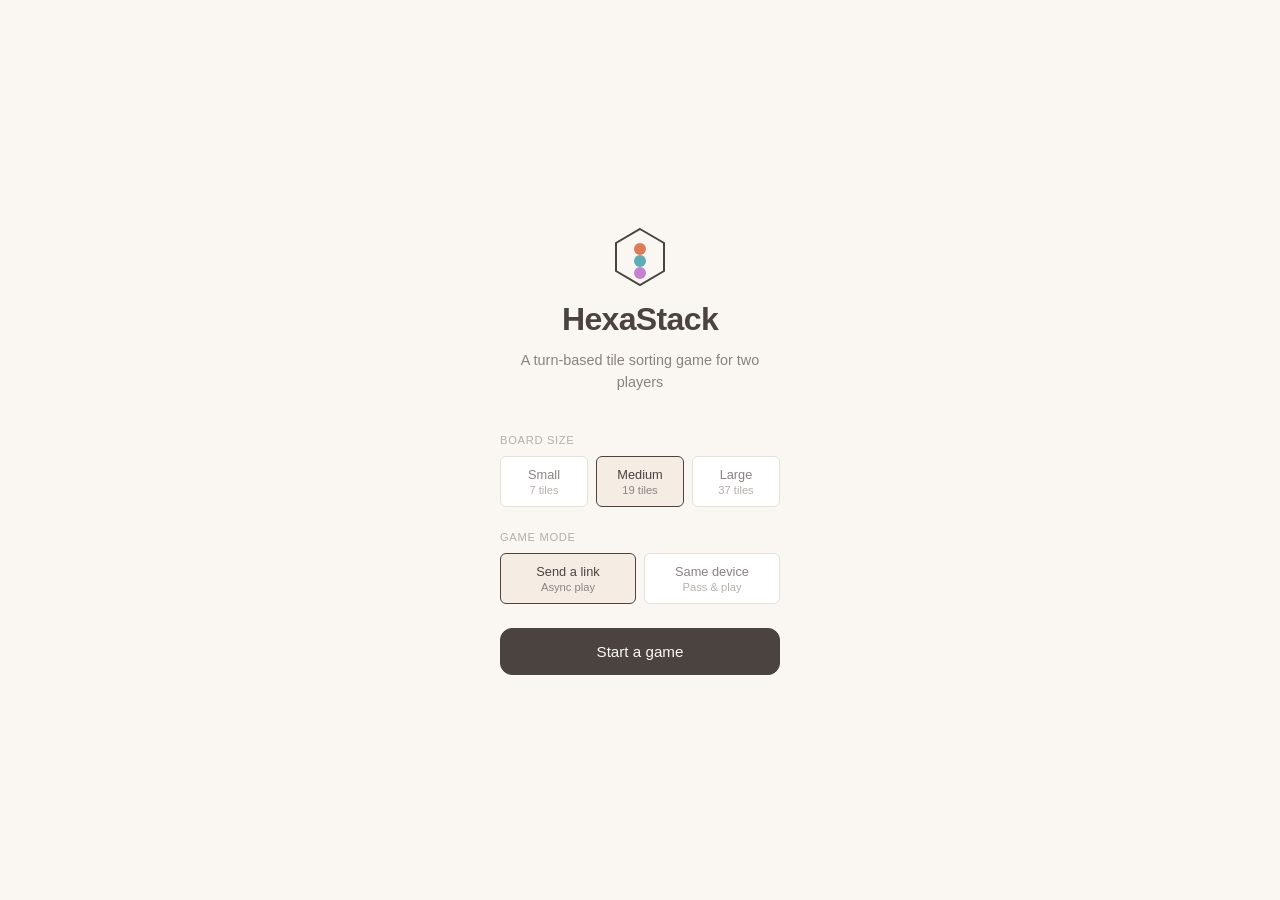
<file: templates/index.html>
<!DOCTYPE html>
<html lang="en">
<head>
    <meta charset="UTF-8">
    <meta name="viewport" content="width=device-width, initial-scale=1.0, maximum-scale=1.0, user-scalable=no">
    <title>HexaStack</title>
    <link rel="stylesheet" href="/static/css/style.css">
</head>
<body>
    <div class="home">
        <div class="home-logo">
            <svg width="64" height="64" viewBox="0 0 64 64" fill="none">
                <polygon points="32,4 56,18 56,46 32,60 8,46 8,18"
                         fill="#FAF6F1" stroke="#4A4340" stroke-width="2"/>
                <circle cx="32" cy="24" r="6" fill="#E07B5A"/>
                <circle cx="32" cy="36" r="6" fill="#5AAFB8"/>
                <circle cx="32" cy="48" r="6" fill="#C482D0"/>
            </svg>
            <h1>HexaStack</h1>
            <p>A turn-based tile sorting game for two players</p>
        </div>

        <div class="home-options">
            <label class="option-label">Board size</label>
            <div class="size-select" id="sizeSelect">
                <button class="size-btn" data-size="small">
                    Small
                    <span>7 tiles</span>
                </button>
                <button class="size-btn active" data-size="medium">
                    Medium
                    <span>19 tiles</span>
                </button>
                <button class="size-btn" data-size="large">
                    Large
                    <span>37 tiles</span>
                </button>
            </div>

            <label class="option-label mt-16">Game mode</label>
            <div class="size-select" id="modeSelect">
                <button class="size-btn active" data-mode="link">
                    Send a link
                    <span>Async play</span>
                </button>
                <button class="size-btn" data-mode="local">
                    Same device
                    <span>Pass & play</span>
                </button>
            </div>

            <button class="btn btn-primary mt-16" id="createBtn">Start a game</button>
        </div>
    </div>

    <script>
        let selectedSize = 'medium';
        let selectedMode = 'link';

        document.querySelectorAll('#sizeSelect .size-btn').forEach(btn => {
            btn.addEventListener('click', () => {
                document.querySelectorAll('#sizeSelect .size-btn').forEach(b => b.classList.remove('active'));
                btn.classList.add('active');
                selectedSize = btn.dataset.size;
            });
        });

        document.querySelectorAll('#modeSelect .size-btn').forEach(btn => {
            btn.addEventListener('click', () => {
                document.querySelectorAll('#modeSelect .size-btn').forEach(b => b.classList.remove('active'));
                btn.classList.add('active');
                selectedMode = btn.dataset.mode;
            });
        });

        document.getElementById('createBtn').addEventListener('click', async () => {
            const btn = document.getElementById('createBtn');
            btn.textContent = 'Creating…';
            btn.disabled = true;

            try {
                const res = await fetch('/api/create', {
                    method: 'POST',
                    headers: { 'Content-Type': 'application/json' },
                    body: JSON.stringify({ board_size: selectedSize, game_mode: selectedMode })
                });
                const data = await res.json();
                if (data.error) {
                    alert(data.error);
                    btn.textContent = 'Start a game';
                    btn.disabled = false;
                    return;
                }
                window.location.href = data.url;
            } catch (e) {
                btn.textContent = 'Start a game';
                btn.disabled = false;
            }
        });
    </script>
</body>
</html>
</file>
<file: static/css/style.css>
/* ============================================================
   HexaStack — Phase 4 (Production)
   ============================================================ */

:root {
    --bg: #FAF6F1;
    --bg-warm: #F5EDE4;
    --text: #4A4340;
    --text-light: #8A8280;
    --text-faint: #B5AFAB;
    --border: #E8E0D8;

    --c0: #E07B5A;
    --c1: #5AAFB8;
    --c2: #C482D0;
    --c3: #D4B84A;
    --c4: #6B9FDE;

    --danger: #D4605A;
    --danger-bg: #FDF0EF;

    --hex-empty: #EDE7E0;
    --hex-stroke: #D8D0C8;
    --hex-highlight: #D4C8BB;
    --hex-valid: rgba(90, 175, 184, 0.25);

    --radius-sm: 6px;
    --radius-md: 12px;
    --radius-lg: 20px;
    --shadow-sm: 0 1px 3px rgba(74, 67, 64, 0.06);
    --shadow-md: 0 4px 12px rgba(74, 67, 64, 0.08);
    --shadow-lg: 0 8px 24px rgba(74, 67, 64, 0.12);

    --font: 'DM Sans', -apple-system, BlinkMacSystemFont, sans-serif;
    --font-mono: 'DM Mono', 'SF Mono', monospace;
}

@import url('https://fonts.googleapis.com/css2?family=DM+Sans:ital,opsz,wght@0,9..40,300;0,9..40,400;0,9..40,500;0,9..40,600;1,9..40,400&family=DM+Mono:wght@400;500&display=swap');

* { margin: 0; padding: 0; box-sizing: border-box; }

html, body {
    font-family: var(--font);
    background: var(--bg);
    color: var(--text);
    min-height: 100dvh;
    -webkit-font-smoothing: antialiased;
    -webkit-tap-highlight-color: transparent;
    user-select: none;
    overflow-x: hidden;
}

/* ---- Layout ---- */

.container {
    max-width: 440px;
    margin: 0 auto;
    padding: 16px;
    min-height: 100dvh;
    display: flex;
    flex-direction: column;
}

/* ---- Home screen ---- */

.home {
    display: flex;
    flex-direction: column;
    align-items: center;
    justify-content: center;
    min-height: 100dvh;
    gap: 40px;
    text-align: center;
    padding: 16px;
}

.home-logo {
    display: flex;
    flex-direction: column;
    align-items: center;
    gap: 12px;
}

.home-logo h1 {
    font-size: 2rem;
    font-weight: 600;
    letter-spacing: -0.02em;
}

.home-logo p {
    font-size: 0.9rem;
    color: var(--text-light);
    max-width: 260px;
    line-height: 1.5;
}

.home-options {
    display: flex;
    flex-direction: column;
    gap: 8px;
    width: 100%;
    max-width: 280px;
}

.option-label {
    font-size: 0.7rem;
    font-weight: 500;
    text-transform: uppercase;
    letter-spacing: 0.06em;
    color: var(--text-faint);
    text-align: left;
    margin-bottom: 2px;
}

/* ---- Buttons ---- */

.btn {
    display: flex;
    align-items: center;
    justify-content: center;
    padding: 14px 24px;
    border: 1.5px solid var(--border);
    border-radius: var(--radius-md);
    background: white;
    color: var(--text);
    font-family: var(--font);
    font-size: 0.95rem;
    font-weight: 500;
    cursor: pointer;
    transition: all 0.15s ease;
    gap: 8px;
    text-decoration: none;
}

.btn:hover, .btn:active {
    background: var(--bg-warm);
    border-color: var(--hex-highlight);
}

.btn-primary {
    background: var(--text);
    color: var(--bg);
    border-color: var(--text);
}

.btn-primary:hover, .btn-primary:active {
    background: #5D5552;
}

.btn-danger {
    color: var(--danger);
    border-color: var(--danger);
    background: var(--danger-bg);
}

.btn-danger:hover, .btn-danger:active {
    background: #F9E0DE;
}

.size-select {
    display: flex;
    gap: 8px;
    width: 100%;
}

.size-btn {
    flex: 1;
    padding: 10px 8px;
    border: 1.5px solid var(--border);
    border-radius: var(--radius-sm);
    background: white;
    color: var(--text-light);
    font-family: var(--font);
    font-size: 0.8rem;
    font-weight: 500;
    cursor: pointer;
    transition: all 0.15s ease;
    text-align: center;
}

.size-btn.active {
    border-color: var(--text);
    color: var(--text);
    background: var(--bg-warm);
}

.size-btn span {
    display: block;
    font-size: 0.7rem;
    color: var(--text-faint);
    margin-top: 2px;
    font-weight: 400;
}

.size-btn.active span {
    color: var(--text-light);
}

/* ---- Game header ---- */

.game-header {
    display: flex;
    justify-content: space-between;
    align-items: center;
    padding: 8px 0 12px;
}

.score-block {
    text-align: center;
    min-width: 64px;
}

.score-label {
    font-size: 0.7rem;
    font-weight: 500;
    text-transform: uppercase;
    letter-spacing: 0.06em;
    color: var(--text-faint);
    margin-bottom: 2px;
}

.score-value {
    font-family: var(--font-mono);
    font-size: 1.4rem;
    font-weight: 500;
    color: var(--text);
    transition: transform 0.2s ease;
}

.score-value.bump {
    animation: scoreBump 0.4s ease;
}

@keyframes scoreBump {
    0% { transform: scale(1); }
    40% { transform: scale(1.3); }
    100% { transform: scale(1); }
}

.score-block.active .score-label { color: var(--text-light); }
.score-block.active .score-value { color: var(--text); }
.score-block:not(.active) .score-value { color: var(--text-faint); }

.turn-indicator {
    display: flex;
    flex-direction: column;
    align-items: center;
    gap: 4px;
}

.turn-text {
    font-size: 0.7rem;
    color: var(--text-light);
    font-weight: 500;
}

.menu-btn {
    background: none;
    border: 1.5px solid var(--border);
    border-radius: var(--radius-sm);
    padding: 6px;
    cursor: pointer;
    color: var(--text-light);
    transition: all 0.15s ease;
    display: flex;
    align-items: center;
    justify-content: center;
}

.menu-btn:active {
    background: var(--bg-warm);
    border-color: var(--hex-highlight);
}

.target-score {
    font-size: 0.7rem;
    color: var(--text-faint);
    text-align: center;
    padding-bottom: 8px;
}

/* ---- Hex board ---- */

.board-container {
    flex: 1;
    display: flex;
    align-items: center;
    justify-content: center;
    padding: 8px 0;
}

.board-svg {
    width: 100%;
    max-width: 380px;
    touch-action: manipulation;
}

.hex-cell {
    cursor: pointer;
    transition: opacity 0.15s ease;
}

.hex-cell polygon {
    fill: var(--hex-empty);
    stroke: var(--hex-stroke);
    stroke-width: 1.5;
    transition: fill 0.2s ease, stroke 0.2s ease;
}

.hex-cell.has-tiles polygon { fill: var(--bg); }

.hex-cell.valid-target polygon {
    fill: var(--hex-valid);
    stroke: var(--c1);
    stroke-width: 2;
    stroke-dasharray: 4 2;
}

.hex-cell.last-move polygon {
    stroke: var(--text-light);
    stroke-width: 2;
}

.hex-cell.fertile polygon {
    stroke: var(--c3);
    stroke-width: 2;
    filter: drop-shadow(0 0 3px rgba(212, 184, 74, 0.35));
}

.hex-cell.fertile.has-tiles polygon {
    stroke: var(--c3);
    stroke-width: 1.5;
}

.hex-cell.fertile.valid-target polygon {
    stroke: var(--c3);
    stroke-width: 2;
    stroke-dasharray: 4 2;
}

.hex-cell.just-placed polygon {
    stroke: var(--text);
    stroke-width: 2.5;
    animation: placePulse 0.4s ease;
}

@keyframes placePulse {
    0% { stroke-width: 1.5; }
    50% { stroke-width: 3.5; }
    100% { stroke-width: 2.5; }
}

.tile-slab {
    transition: all 0.2s ease;
}

/* ---- Stack picker ---- */

.picker-area {
    padding: 16px 0 24px;
    display: flex;
    flex-direction: column;
    align-items: center;
    gap: 12px;
}

.picker-label {
    font-size: 0.75rem;
    color: var(--text-faint);
    font-weight: 500;
    text-transform: uppercase;
    letter-spacing: 0.06em;
}

.picker-stacks {
    display: flex;
    gap: 12px;
    justify-content: center;
}

.stack-option {
    display: flex;
    flex-direction: column;
    align-items: center;
    gap: 4px;
    padding: 12px 20px;
    border: 1.5px solid var(--border);
    border-radius: var(--radius-md);
    background: white;
    cursor: pointer;
    transition: all 0.15s ease;
    min-width: 72px;
}

.stack-option:hover, .stack-option:active {
    border-color: var(--hex-highlight);
    background: var(--bg-warm);
}

.stack-option.selected {
    border-color: var(--text);
    background: var(--bg-warm);
    box-shadow: var(--shadow-md);
}

.stack-option.placed {
    border-color: var(--border);
    background: var(--bg-warm);
    cursor: default;
    opacity: 0.5;
}

.stack-check {
    font-size: 1rem;
    color: var(--text-faint);
    line-height: 1;
    padding: 4px 0;
}

.stack-tile {
    width: 36px;
    height: 14px;
    border-radius: 4px;
    transition: transform 0.15s ease;
}

.stack-option.selected .stack-tile {
    transform: scale(1.1);
}

/* ---- Status bar ---- */

.status-bar {
    text-align: center;
    padding: 12px 0;
}

.status-text {
    font-size: 0.85rem;
    color: var(--text-light);
    font-weight: 400;
}

.status-text.waiting { color: var(--text-faint); }

.status-text.your-turn {
    color: var(--text);
    font-weight: 500;
}

/* ---- Points popup ---- */

.points-popup {
    position: fixed;
    top: 50%;
    left: 50%;
    transform: translate(-50%, -50%) scale(0.5);
    font-family: var(--font-mono);
    font-size: 2.2rem;
    font-weight: 600;
    color: var(--text);
    pointer-events: none;
    opacity: 0;
    z-index: 50;
}

.points-popup.show {
    animation: popUp 1.4s ease forwards;
}

@keyframes popUp {
    0% { opacity: 0; transform: translate(-50%, -50%) scale(0.5); }
    12% { opacity: 1; transform: translate(-50%, -50%) scale(1.3); }
    25% { transform: translate(-50%, -50%) scale(1); }
    65% { opacity: 1; }
    100% { opacity: 0; transform: translate(-50%, -70%) scale(1); }
}

/* ---- Menu overlay ---- */

.menu-overlay {
    position: fixed;
    inset: 0;
    background: rgba(74, 67, 64, 0.3);
    display: flex;
    align-items: center;
    justify-content: center;
    z-index: 200;
    backdrop-filter: blur(4px);
    -webkit-backdrop-filter: blur(4px);
}

.menu-card {
    background: white;
    border: 1.5px solid var(--border);
    border-radius: var(--radius-lg);
    padding: 24px;
    max-width: 280px;
    width: 90%;
    box-shadow: var(--shadow-lg);
    display: flex;
    flex-direction: column;
    gap: 8px;
}

.menu-card h3 {
    font-size: 1rem;
    font-weight: 600;
    text-align: center;
    margin-bottom: 4px;
}

/* ---- Confirm dialog ---- */

.confirm-overlay {
    position: fixed;
    inset: 0;
    background: rgba(74, 67, 64, 0.4);
    display: flex;
    align-items: center;
    justify-content: center;
    z-index: 300;
    backdrop-filter: blur(4px);
    -webkit-backdrop-filter: blur(4px);
}

.confirm-card {
    background: white;
    border: 1.5px solid var(--border);
    border-radius: var(--radius-lg);
    padding: 24px;
    max-width: 280px;
    width: 90%;
    box-shadow: var(--shadow-lg);
    text-align: center;
}

.confirm-card p {
    font-size: 0.9rem;
    color: var(--text);
    margin-bottom: 16px;
    line-height: 1.5;
}

.confirm-actions {
    display: flex;
    gap: 8px;
}

.confirm-actions .btn {
    flex: 1;
    padding: 12px 16px;
    font-size: 0.85rem;
}

/* ---- Rules overlay ---- */

.rules-overlay {
    position: fixed;
    inset: 0;
    background: rgba(74, 67, 64, 0.3);
    display: flex;
    align-items: center;
    justify-content: center;
    z-index: 250;
    backdrop-filter: blur(4px);
    -webkit-backdrop-filter: blur(4px);
    padding: 16px;
}

.rules-card {
    background: white;
    border: 1.5px solid var(--border);
    border-radius: var(--radius-lg);
    padding: 24px;
    max-width: 340px;
    width: 100%;
    box-shadow: var(--shadow-lg);
    max-height: 80dvh;
    overflow-y: auto;
}

.rules-card h3 {
    font-size: 1rem;
    font-weight: 600;
    text-align: center;
    margin-bottom: 12px;
}

.rules-body {
    display: flex;
    flex-direction: column;
    gap: 10px;
}

.rules-body p {
    font-size: 0.82rem;
    line-height: 1.55;
    color: var(--text);
}

.rules-body strong {
    color: var(--text);
    font-weight: 600;
}

.rules-body em {
    color: var(--c3);
    font-style: normal;
    font-weight: 600;
}

/* ---- Game over ---- */

.game-over {
    position: fixed;
    inset: 0;
    background: rgba(250, 246, 241, 0.92);
    display: flex;
    align-items: center;
    justify-content: center;
    z-index: 100;
    backdrop-filter: blur(8px);
    -webkit-backdrop-filter: blur(8px);
}

.game-over-card {
    background: white;
    border: 1.5px solid var(--border);
    border-radius: var(--radius-lg);
    padding: 32px;
    text-align: center;
    max-width: 300px;
    width: 90%;
    box-shadow: var(--shadow-md);
}

.game-over-card h2 {
    font-size: 1.3rem;
    font-weight: 600;
    margin-bottom: 8px;
    letter-spacing: -0.01em;
}

.game-over-card .final-scores {
    display: flex;
    justify-content: center;
    gap: 32px;
    margin: 20px 0;
}

.game-over-card .btn {
    width: 100%;
    margin-top: 8px;
}

/* ---- FAB (floating action button) ---- */

.fab {
    position: fixed;
    bottom: 24px;
    right: 24px;
    width: 48px;
    height: 48px;
    border-radius: 50%;
    background: white;
    border: 1.5px solid var(--border);
    box-shadow: var(--shadow-md);
    cursor: pointer;
    display: flex;
    align-items: center;
    justify-content: center;
    color: var(--text-light);
    z-index: 90;
    transition: all 0.15s ease;
}

.fab:active {
    background: var(--bg-warm);
    transform: scale(0.95);
}

/* ---- Share link ---- */

.share-section {
    padding: 12px 0;
    text-align: center;
}

.share-link {
    display: flex;
    align-items: center;
    gap: 8px;
    padding: 10px 16px;
    background: white;
    border: 1.5px solid var(--border);
    border-radius: var(--radius-sm);
    font-size: 0.75rem;
    font-family: var(--font-mono);
    color: var(--text-light);
    cursor: pointer;
    transition: all 0.15s ease;
    justify-content: center;
    width: 100%;
    overflow: hidden;
    white-space: nowrap;
    text-overflow: ellipsis;
}

.share-link:active { background: var(--bg-warm); }

.share-link .copy-icon {
    flex-shrink: 0;
    color: var(--text-faint);
}

.copied-toast {
    font-size: 0.75rem;
    color: var(--c1);
    font-weight: 500;
    opacity: 0;
    transition: opacity 0.2s ease;
    margin-top: 4px;
}

.copied-toast.show { opacity: 1; }

/* ---- Animations ---- */

@keyframes fadeIn {
    from { opacity: 0; transform: translateY(8px); }
    to { opacity: 1; transform: translateY(0); }
}

.fade-in { animation: fadeIn 0.3s ease forwards; }

/* ---- Utility ---- */

.hidden { display: none !important; }
.mt-8 { margin-top: 8px; }
.mt-16 { margin-top: 16px; }
.mb-8 { margin-bottom: 8px; }
</file>
